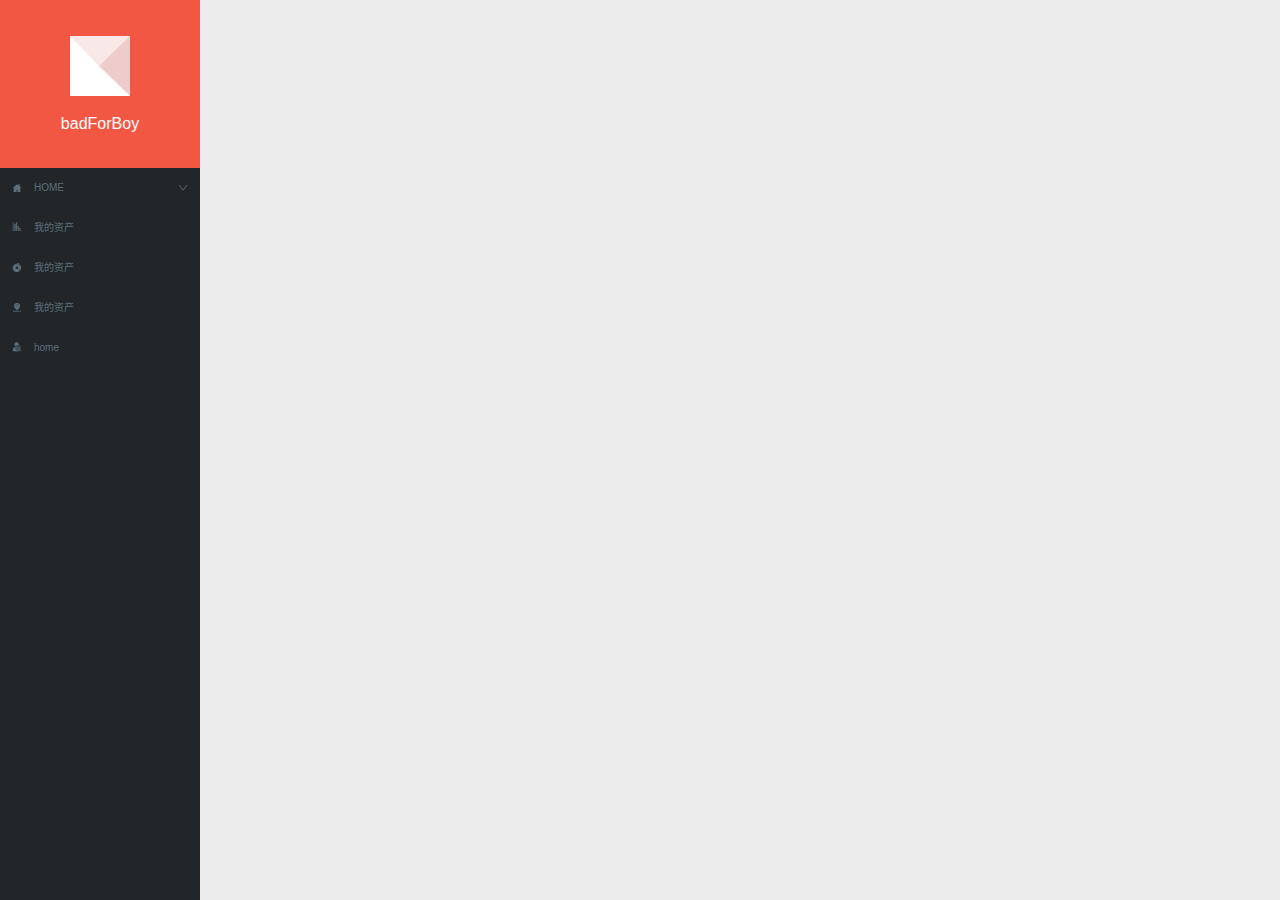
<file: index.html>
<!DOCTYPE html>
<html lang="ZH-cn">
<head>
	<meta charset="UTF-8">
	<title>Backstage</title>
	<link rel="stylesheet" href="css/normalize.css">
	<link rel="stylesheet" href="css/style.css">
	<link rel="stylesheet" href="fonts/iconfont.css">

</head>
<body>
<div class="container clearfix">
	<div class="sidebar">
		<div class="logo">
			<div class="logo-img">
				<img src="img/logo.jpg">
			</div>
			<p>badForBoy</p>
		</div>
		<ul class="spinner">
			<li>
				<a><i class="iconfont icon-home"></i>HOME<i class="iconfont icon-icon05-copy-copy pull-right"></i></a>
				<ul class="hidden">
					<li><a>项目一</a></li>
					<li><a>项目二</a></li>
					<li><a>项目三</a></li>
					<li><a>项目四</a></li>
				</ul>
			</li>
			<li>
				<a><i class="iconfont icon-data1"></i>我的资产</a>
				<ul class="hidden">
					<li>项目一</li>
					<li>项目二</li>
				</ul>
			</li>
			<li>
				<a><i class="iconfont icon-data2"></i>我的资产</a>
				<ul class="hidden">
					<li>项目一</li>
					<li>项目二</li>
					<li>项目三</li>
				</ul>
			</li>
			<li>
				<a><i class="iconfont icon-map-copy"></i>我的资产</a>
				<ul class="hidden">
					<li>项目一</li>
					<li>项目二</li>
					<li>项目三</li>
					<li>项目四</li>
				</ul>
			</li>
			<li>
				<a><i class="iconfont icon-data3"></i>home</a>
				<ul class="hidden">
					<li>项目一</li>
					<li>项目二</li>
					<li>项目三</li>
					<li>项目四</li>
				</ul>
			</li>
		</ul>
	</div>
	<div class="content"></div>
</div>

<script src="js/jquery-3.1.1.min.js"></script>
<script src="js/style.js"></script>
</body>
</html>
</file>
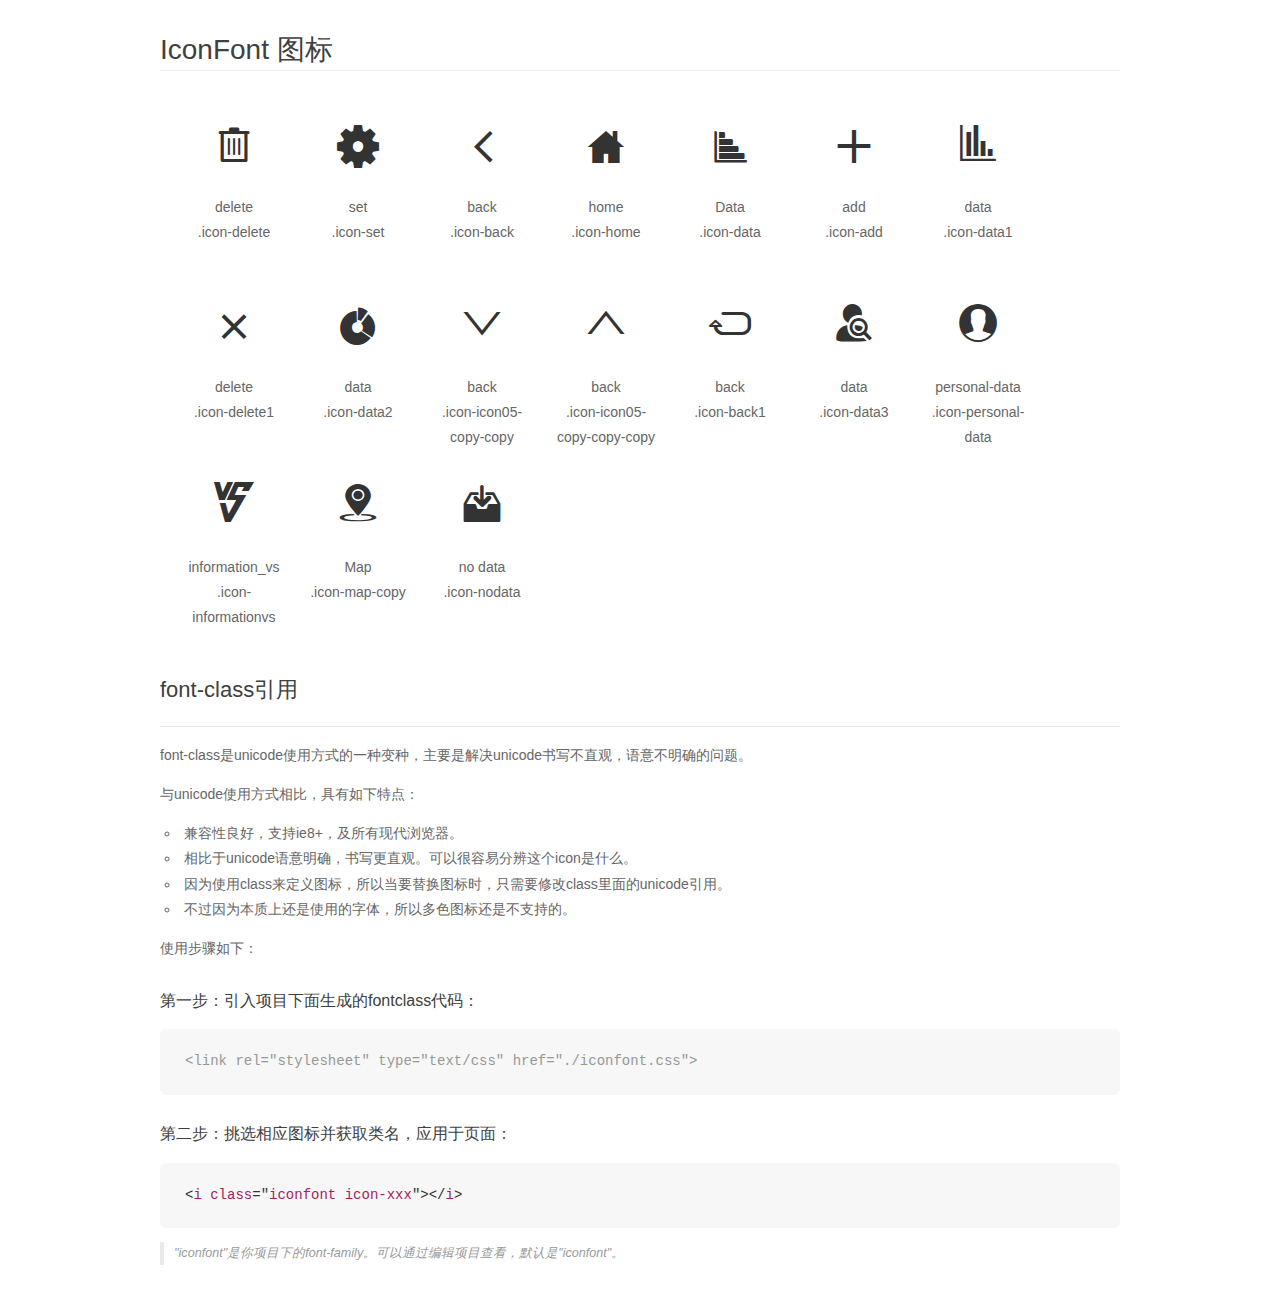
<file: fonts/demo_fontclass.html>
<!DOCTYPE html>
<html>
<head>
    <meta charset="utf-8"/>
    <title>IconFont</title>
    <link rel="stylesheet" href="demo.css">
    <link rel="stylesheet" href="iconfont.css">
</head>
<body>
    <div class="main markdown">
        <h1>IconFont 图标</h1>
        <ul class="icon_lists clear">
            
                <li>
                <i class="icon iconfont icon-delete"></i>
                    <div class="name">delete</div>
                    <div class="fontclass">.icon-delete</div>
                </li>
            
                <li>
                <i class="icon iconfont icon-set"></i>
                    <div class="name">set</div>
                    <div class="fontclass">.icon-set</div>
                </li>
            
                <li>
                <i class="icon iconfont icon-back"></i>
                    <div class="name">back</div>
                    <div class="fontclass">.icon-back</div>
                </li>
            
                <li>
                <i class="icon iconfont icon-home"></i>
                    <div class="name">home</div>
                    <div class="fontclass">.icon-home</div>
                </li>
            
                <li>
                <i class="icon iconfont icon-data"></i>
                    <div class="name">Data</div>
                    <div class="fontclass">.icon-data</div>
                </li>
            
                <li>
                <i class="icon iconfont icon-add"></i>
                    <div class="name">add</div>
                    <div class="fontclass">.icon-add</div>
                </li>
            
                <li>
                <i class="icon iconfont icon-data1"></i>
                    <div class="name">data</div>
                    <div class="fontclass">.icon-data1</div>
                </li>
            
                <li>
                <i class="icon iconfont icon-delete1"></i>
                    <div class="name">delete</div>
                    <div class="fontclass">.icon-delete1</div>
                </li>
            
                <li>
                <i class="icon iconfont icon-data2"></i>
                    <div class="name">data</div>
                    <div class="fontclass">.icon-data2</div>
                </li>
            
                <li>
                <i class="icon iconfont icon-icon05-copy-copy"></i>
                    <div class="name">back</div>
                    <div class="fontclass">.icon-icon05-copy-copy</div>
                </li>
            
                <li>
                <i class="icon iconfont icon-icon05-copy-copy-copy"></i>
                    <div class="name">back</div>
                    <div class="fontclass">.icon-icon05-copy-copy-copy</div>
                </li>
            
                <li>
                <i class="icon iconfont icon-back1"></i>
                    <div class="name">back</div>
                    <div class="fontclass">.icon-back1</div>
                </li>
            
                <li>
                <i class="icon iconfont icon-data3"></i>
                    <div class="name">data</div>
                    <div class="fontclass">.icon-data3</div>
                </li>
            
                <li>
                <i class="icon iconfont icon-personal-data"></i>
                    <div class="name">personal-data</div>
                    <div class="fontclass">.icon-personal-data</div>
                </li>
            
                <li>
                <i class="icon iconfont icon-informationvs"></i>
                    <div class="name">information_vs</div>
                    <div class="fontclass">.icon-informationvs</div>
                </li>
            
                <li>
                <i class="icon iconfont icon-map-copy"></i>
                    <div class="name">Map</div>
                    <div class="fontclass">.icon-map-copy</div>
                </li>
            
                <li>
                <i class="icon iconfont icon-nodata"></i>
                    <div class="name">no data</div>
                    <div class="fontclass">.icon-nodata</div>
                </li>
            
        </ul>

        <h2 id="font-class-">font-class引用</h2>
        <hr>

        <p>font-class是unicode使用方式的一种变种，主要是解决unicode书写不直观，语意不明确的问题。</p>
        <p>与unicode使用方式相比，具有如下特点：</p>
        <ul>
        <li>兼容性良好，支持ie8+，及所有现代浏览器。</li>
        <li>相比于unicode语意明确，书写更直观。可以很容易分辨这个icon是什么。</li>
        <li>因为使用class来定义图标，所以当要替换图标时，只需要修改class里面的unicode引用。</li>
        <li>不过因为本质上还是使用的字体，所以多色图标还是不支持的。</li>
        </ul>
        <p>使用步骤如下：</p>
        <h3 id="-fontclass-">第一步：引入项目下面生成的fontclass代码：</h3>


        <pre><code class="lang-js hljs javascript"><span class="hljs-comment">&lt;link rel="stylesheet" type="text/css" href="./iconfont.css"&gt;</span></code></pre>
        <h3 id="-">第二步：挑选相应图标并获取类名，应用于页面：</h3>
        <pre><code class="lang-css hljs">&lt;<span class="hljs-selector-tag">i</span> <span class="hljs-selector-tag">class</span>="<span class="hljs-selector-tag">iconfont</span> <span class="hljs-selector-tag">icon-xxx</span>"&gt;&lt;/<span class="hljs-selector-tag">i</span>&gt;</code></pre>
        <blockquote>
        <p>"iconfont"是你项目下的font-family。可以通过编辑项目查看，默认是"iconfont"。</p>
        </blockquote>
    </div>
</body>
</html>
</file>
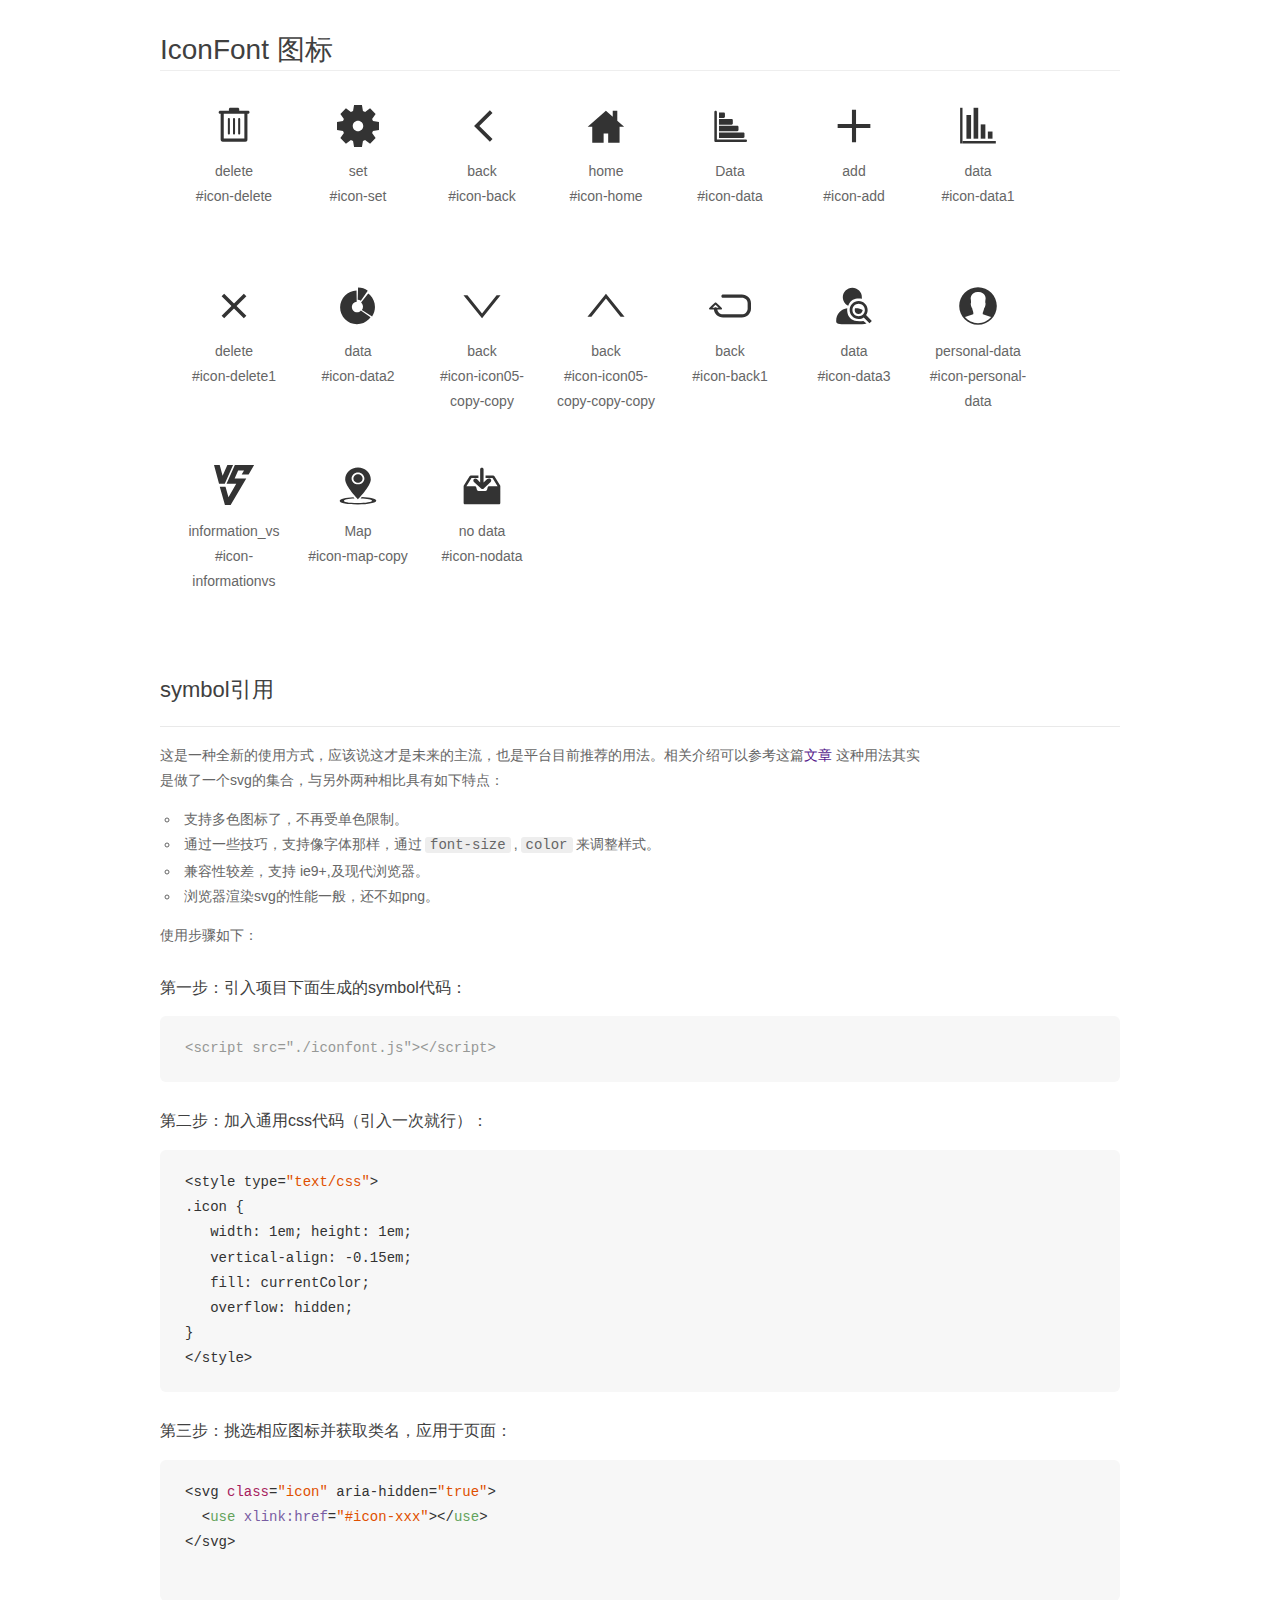
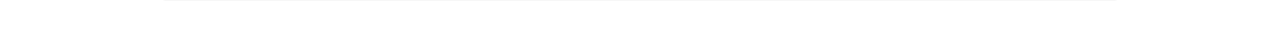
<file: fonts/demo_symbol.html>
<!DOCTYPE html>
<html>
<head>
    <meta charset="utf-8"/>
    <title>IconFont</title>
    <link rel="stylesheet" href="demo.css">
    <script src="iconfont.js"></script>

    <style type="text/css">
        .icon {
          /* 通过设置 font-size 来改变图标大小 */
          width: 1em; height: 1em;
          /* 图标和文字相邻时，垂直对齐 */
          vertical-align: -0.15em;
          /* 通过设置 color 来改变 SVG 的颜色/fill */
          fill: currentColor;
          /* path 和 stroke 溢出 viewBox 部分在 IE 下会显示
             normalize.css 中也包含这行 */
          overflow: hidden;
        }

    </style>
</head>
<body>
    <div class="main markdown">
        <h1>IconFont 图标</h1>
        <ul class="icon_lists clear">
            
                <li>
                    <svg class="icon" aria-hidden="true">
                        <use xlink:href="#icon-delete"></use>
                    </svg>
                    <div class="name">delete</div>
                    <div class="fontclass">#icon-delete</div>
                </li>
            
                <li>
                    <svg class="icon" aria-hidden="true">
                        <use xlink:href="#icon-set"></use>
                    </svg>
                    <div class="name">set</div>
                    <div class="fontclass">#icon-set</div>
                </li>
            
                <li>
                    <svg class="icon" aria-hidden="true">
                        <use xlink:href="#icon-back"></use>
                    </svg>
                    <div class="name">back</div>
                    <div class="fontclass">#icon-back</div>
                </li>
            
                <li>
                    <svg class="icon" aria-hidden="true">
                        <use xlink:href="#icon-home"></use>
                    </svg>
                    <div class="name">home</div>
                    <div class="fontclass">#icon-home</div>
                </li>
            
                <li>
                    <svg class="icon" aria-hidden="true">
                        <use xlink:href="#icon-data"></use>
                    </svg>
                    <div class="name">Data</div>
                    <div class="fontclass">#icon-data</div>
                </li>
            
                <li>
                    <svg class="icon" aria-hidden="true">
                        <use xlink:href="#icon-add"></use>
                    </svg>
                    <div class="name">add</div>
                    <div class="fontclass">#icon-add</div>
                </li>
            
                <li>
                    <svg class="icon" aria-hidden="true">
                        <use xlink:href="#icon-data1"></use>
                    </svg>
                    <div class="name">data</div>
                    <div class="fontclass">#icon-data1</div>
                </li>
            
                <li>
                    <svg class="icon" aria-hidden="true">
                        <use xlink:href="#icon-delete1"></use>
                    </svg>
                    <div class="name">delete</div>
                    <div class="fontclass">#icon-delete1</div>
                </li>
            
                <li>
                    <svg class="icon" aria-hidden="true">
                        <use xlink:href="#icon-data2"></use>
                    </svg>
                    <div class="name">data</div>
                    <div class="fontclass">#icon-data2</div>
                </li>
            
                <li>
                    <svg class="icon" aria-hidden="true">
                        <use xlink:href="#icon-icon05-copy-copy"></use>
                    </svg>
                    <div class="name">back</div>
                    <div class="fontclass">#icon-icon05-copy-copy</div>
                </li>
            
                <li>
                    <svg class="icon" aria-hidden="true">
                        <use xlink:href="#icon-icon05-copy-copy-copy"></use>
                    </svg>
                    <div class="name">back</div>
                    <div class="fontclass">#icon-icon05-copy-copy-copy</div>
                </li>
            
                <li>
                    <svg class="icon" aria-hidden="true">
                        <use xlink:href="#icon-back1"></use>
                    </svg>
                    <div class="name">back</div>
                    <div class="fontclass">#icon-back1</div>
                </li>
            
                <li>
                    <svg class="icon" aria-hidden="true">
                        <use xlink:href="#icon-data3"></use>
                    </svg>
                    <div class="name">data</div>
                    <div class="fontclass">#icon-data3</div>
                </li>
            
                <li>
                    <svg class="icon" aria-hidden="true">
                        <use xlink:href="#icon-personal-data"></use>
                    </svg>
                    <div class="name">personal-data</div>
                    <div class="fontclass">#icon-personal-data</div>
                </li>
            
                <li>
                    <svg class="icon" aria-hidden="true">
                        <use xlink:href="#icon-informationvs"></use>
                    </svg>
                    <div class="name">information_vs</div>
                    <div class="fontclass">#icon-informationvs</div>
                </li>
            
                <li>
                    <svg class="icon" aria-hidden="true">
                        <use xlink:href="#icon-map-copy"></use>
                    </svg>
                    <div class="name">Map</div>
                    <div class="fontclass">#icon-map-copy</div>
                </li>
            
                <li>
                    <svg class="icon" aria-hidden="true">
                        <use xlink:href="#icon-nodata"></use>
                    </svg>
                    <div class="name">no data</div>
                    <div class="fontclass">#icon-nodata</div>
                </li>
            
        </ul>


        <h2 id="symbol-">symbol引用</h2>
        <hr>

        <p>这是一种全新的使用方式，应该说这才是未来的主流，也是平台目前推荐的用法。相关介绍可以参考这篇<a href="">文章</a>
        这种用法其实是做了一个svg的集合，与另外两种相比具有如下特点：</p>
        <ul>
          <li>支持多色图标了，不再受单色限制。</li>
          <li>通过一些技巧，支持像字体那样，通过<code>font-size</code>,<code>color</code>来调整样式。</li>
          <li>兼容性较差，支持 ie9+,及现代浏览器。</li>
          <li>浏览器渲染svg的性能一般，还不如png。</li>
        </ul>
        <p>使用步骤如下：</p>
        <h3 id="-symbol-">第一步：引入项目下面生成的symbol代码：</h3>
        <pre><code class="lang-js hljs javascript"><span class="hljs-comment">&lt;script src="./iconfont.js"&gt;&lt;/script&gt;</span></code></pre>
        <h3 id="-css-">第二步：加入通用css代码（引入一次就行）：</h3>
        <pre><code class="lang-js hljs javascript">&lt;style type=<span class="hljs-string">"text/css"</span>&gt;
.icon {
   width: <span class="hljs-number">1</span>em; height: <span class="hljs-number">1</span>em;
   vertical-align: <span class="hljs-number">-0.15</span>em;
   fill: currentColor;
   overflow: hidden;
}
&lt;<span class="hljs-regexp">/style&gt;</span></code></pre>
        <h3 id="-">第三步：挑选相应图标并获取类名，应用于页面：</h3>
        <pre><code class="lang-js hljs javascript">&lt;svg <span class="hljs-class"><span class="hljs-keyword">class</span></span>=<span class="hljs-string">"icon"</span> aria-hidden=<span class="hljs-string">"true"</span>&gt;<span class="xml"><span class="hljs-tag">
  &lt;<span class="hljs-name">use</span> <span class="hljs-attr">xlink:href</span>=<span class="hljs-string">"#icon-xxx"</span>&gt;</span><span class="hljs-tag">&lt;/<span class="hljs-name">use</span>&gt;</span>
</span>&lt;<span class="hljs-regexp">/svg&gt;
        </span></code></pre>
    </div>
</body>
</html>
</file>
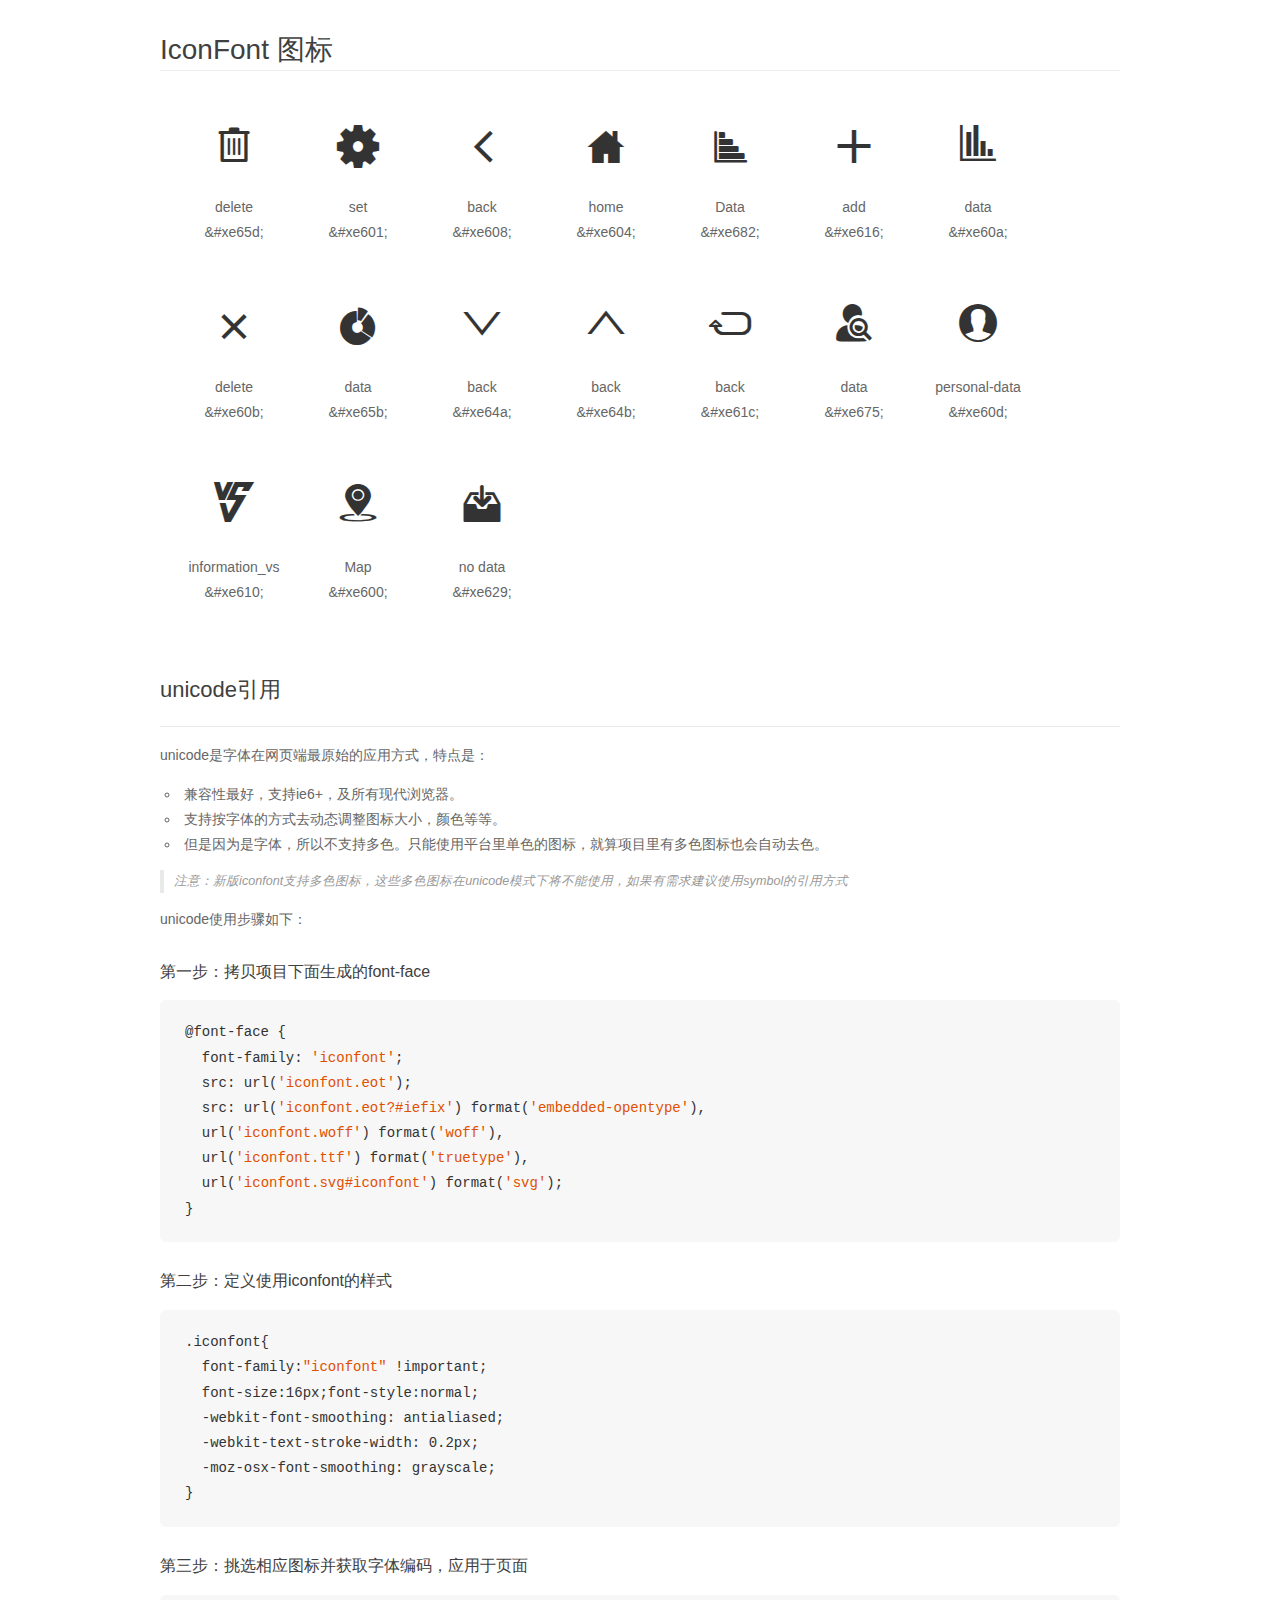
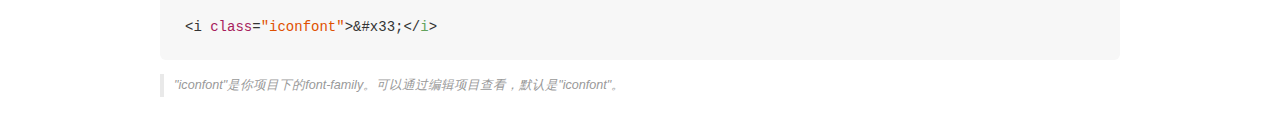
<file: fonts/demo_unicode.html>
<!DOCTYPE html>
<html>
<head>
    <meta charset="utf-8"/>
    <title>IconFont</title>
    <link rel="stylesheet" href="demo.css">

    <style type="text/css">

        @font-face {font-family: "iconfont";
          src: url('iconfont.eot'); /* IE9*/
          src: url('iconfont.eot#iefix') format('embedded-opentype'), /* IE6-IE8 */
          url('iconfont.woff') format('woff'), /* chrome, firefox */
          url('iconfont.ttf') format('truetype'), /* chrome, firefox, opera, Safari, Android, iOS 4.2+*/
          url('iconfont.svg#iconfont') format('svg'); /* iOS 4.1- */
        }

        .iconfont {
          font-family:"iconfont" !important;
          font-size:16px;
          font-style:normal;
          -webkit-font-smoothing: antialiased;
          -webkit-text-stroke-width: 0.2px;
          -moz-osx-font-smoothing: grayscale;
        }

    </style>
</head>
<body>
    <div class="main markdown">
        <h1>IconFont 图标</h1>
        <ul class="icon_lists clear">
            
                <li>
                <i class="icon iconfont">&#xe65d;</i>
                    <div class="name">delete</div>
                    <div class="code">&amp;#xe65d;</div>
                </li>
            
                <li>
                <i class="icon iconfont">&#xe601;</i>
                    <div class="name">set</div>
                    <div class="code">&amp;#xe601;</div>
                </li>
            
                <li>
                <i class="icon iconfont">&#xe608;</i>
                    <div class="name">back</div>
                    <div class="code">&amp;#xe608;</div>
                </li>
            
                <li>
                <i class="icon iconfont">&#xe604;</i>
                    <div class="name">home</div>
                    <div class="code">&amp;#xe604;</div>
                </li>
            
                <li>
                <i class="icon iconfont">&#xe682;</i>
                    <div class="name">Data</div>
                    <div class="code">&amp;#xe682;</div>
                </li>
            
                <li>
                <i class="icon iconfont">&#xe616;</i>
                    <div class="name">add</div>
                    <div class="code">&amp;#xe616;</div>
                </li>
            
                <li>
                <i class="icon iconfont">&#xe60a;</i>
                    <div class="name">data</div>
                    <div class="code">&amp;#xe60a;</div>
                </li>
            
                <li>
                <i class="icon iconfont">&#xe60b;</i>
                    <div class="name">delete</div>
                    <div class="code">&amp;#xe60b;</div>
                </li>
            
                <li>
                <i class="icon iconfont">&#xe65b;</i>
                    <div class="name">data</div>
                    <div class="code">&amp;#xe65b;</div>
                </li>
            
                <li>
                <i class="icon iconfont">&#xe64a;</i>
                    <div class="name">back</div>
                    <div class="code">&amp;#xe64a;</div>
                </li>
            
                <li>
                <i class="icon iconfont">&#xe64b;</i>
                    <div class="name">back</div>
                    <div class="code">&amp;#xe64b;</div>
                </li>
            
                <li>
                <i class="icon iconfont">&#xe61c;</i>
                    <div class="name">back</div>
                    <div class="code">&amp;#xe61c;</div>
                </li>
            
                <li>
                <i class="icon iconfont">&#xe675;</i>
                    <div class="name">data</div>
                    <div class="code">&amp;#xe675;</div>
                </li>
            
                <li>
                <i class="icon iconfont">&#xe60d;</i>
                    <div class="name">personal-data</div>
                    <div class="code">&amp;#xe60d;</div>
                </li>
            
                <li>
                <i class="icon iconfont">&#xe610;</i>
                    <div class="name">information_vs</div>
                    <div class="code">&amp;#xe610;</div>
                </li>
            
                <li>
                <i class="icon iconfont">&#xe600;</i>
                    <div class="name">Map</div>
                    <div class="code">&amp;#xe600;</div>
                </li>
            
                <li>
                <i class="icon iconfont">&#xe629;</i>
                    <div class="name">no data</div>
                    <div class="code">&amp;#xe629;</div>
                </li>
            
        </ul>
        <h2 id="unicode-">unicode引用</h2>
        <hr>

        <p>unicode是字体在网页端最原始的应用方式，特点是：</p>
        <ul>
        <li>兼容性最好，支持ie6+，及所有现代浏览器。</li>
        <li>支持按字体的方式去动态调整图标大小，颜色等等。</li>
        <li>但是因为是字体，所以不支持多色。只能使用平台里单色的图标，就算项目里有多色图标也会自动去色。</li>
        </ul>
        <blockquote>
        <p>注意：新版iconfont支持多色图标，这些多色图标在unicode模式下将不能使用，如果有需求建议使用symbol的引用方式</p>
        </blockquote>
        <p>unicode使用步骤如下：</p>
        <h3 id="-font-face">第一步：拷贝项目下面生成的font-face</h3>
        <pre><code class="lang-js hljs javascript">@font-face {
  font-family: <span class="hljs-string">'iconfont'</span>;
  src: url(<span class="hljs-string">'iconfont.eot'</span>);
  src: url(<span class="hljs-string">'iconfont.eot?#iefix'</span>) format(<span class="hljs-string">'embedded-opentype'</span>),
  url(<span class="hljs-string">'iconfont.woff'</span>) format(<span class="hljs-string">'woff'</span>),
  url(<span class="hljs-string">'iconfont.ttf'</span>) format(<span class="hljs-string">'truetype'</span>),
  url(<span class="hljs-string">'iconfont.svg#iconfont'</span>) format(<span class="hljs-string">'svg'</span>);
}
</code></pre>
        <h3 id="-iconfont-">第二步：定义使用iconfont的样式</h3>
        <pre><code class="lang-js hljs javascript">.iconfont{
  font-family:<span class="hljs-string">"iconfont"</span> !important;
  font-size:<span class="hljs-number">16</span>px;font-style:normal;
  -webkit-font-smoothing: antialiased;
  -webkit-text-stroke-width: <span class="hljs-number">0.2</span>px;
  -moz-osx-font-smoothing: grayscale;
}
</code></pre>
        <h3 id="-">第三步：挑选相应图标并获取字体编码，应用于页面</h3>
        <pre><code class="lang-js hljs javascript">&lt;i <span class="hljs-class"><span class="hljs-keyword">class</span></span>=<span class="hljs-string">"iconfont"</span>&gt;&amp;#x33;<span class="xml"><span class="hljs-tag">&lt;/<span class="hljs-name">i</span>&gt;</span></span></code></pre>

        <blockquote>
        <p>"iconfont"是你项目下的font-family。可以通过编辑项目查看，默认是"iconfont"。</p>
        </blockquote>
    </div>


</body>
</html>
</file>
<file: css/style.css>
html,body{
	font-family: "HanHei SC","PingHei","PingFang SC","STHeitiSC-Light","Helvetica Neue","Helvetica","Arial",sans-serif;
	font-size: 10px;
	line-height: 1.5;
	height: 100%;
}
/* 公共类 */
img{
	border: none;
}
a{
	font-style: normal;
	text-decoration: none;
}
a:hover{
	text-decoration: none;
}
li{
	list-style: none;
}
em{
	font-style: normal;
	font-weight: 700;
	color: #1c5ac4;
}
i{
	font-style: normal;
}
.pull-right{
	float: right;
	/* font-size: 1rem; */
}
.hidden{
	display: none;
}
.container{
	height: 100%;
}
/* iconfont */
.iconfont{
	padding: 0 12px;
	color: #5d6f7b;
}
/* 清楚浮动 */
.clearfix:before,
.clearfix:after{
	content: "";
	display: table;
}
.clearfix:after{
	clear: both;
}
.clearfix{
	zoom: 1;/*IE/7/6*/
}
/* sidebar */
.logo{
	padding: 36px 0 16px 0;
	background: #f25743;
}
.logo p{
	text-align: center;
	color: #fff;
	font-size: 1.6rem;
}
.logo .logo-img{
	width: 60px;
	height: 60px;
	margin: 0 auto;
}
.sidebar{
	height: 100%;
	width: 200px;
	float: left;
	background: #222629;
}
.sidebar > ul{
	box-sizing: border-box;
	width: 100%;
	margin: 0;
	padding: 0;
	color: #5d6f7b;
}
.sidebar > ul > li{
	line-height: 4rem;
}
.sidebar > ul > li > a{
	display: block;
	width: 100%;
	cursor: pointer;
}
.sidebar > ul > li:hover{
	background: #222629;
}
.sidebar > ul > li > ul{
	overflow: hidden;
	display: none; 
	background: #282c2f;
}
.sidebar > ul > li > a > i.add{
	-webkit-animation: add 0.2s linear forwards;
			animation: add 0.2s linear forwards;
}
@keyframes add{
	0% {
		transform: rotate(0deg);
	}
	100% {
		transform: rotate(-90deg);
	}
}
@-webkit-keyframes add{
	0% {
		transform: rotate(0deg);
	}
	100% {
		transform: rotate(-90deg);
	}
}
.sidebar > ul > li > a > i.add_1{
	-webkit-animation: add_1 0.2s linear forwards;
			animation: add_1 0.2s linear forwards;
}
@keyframes add_1{
	0% {
		transform: rotate(-90deg);
	}
	100% {
		transform: rotate(0deg);
	}
}
@-webkit-keyframes add_1{
	0% {
		transform: rotate(-90deg);
	}
	100% {
		transform: rotate(0deg);
	}
}
.spinner > li > ul{
	padding: 0;
	margin: 0;
}
.spinner > li > ul > li > a{
	display: block;
	width: 100%;
	padding-left: 40px;
	color: #5d6f7b;
	font-style: normal;
}
.spinner > li > ul > li a:hover{
	color: #83949c;
}
/* content */
.content{
	height: 100%;
	width: calc(100% - 200px);
	float: left;
	background: #ececec;
}
</file>
<file: fonts/iconfont.css>
@font-face {font-family: "iconfont";
  src: url('iconfont.eot?t=1483285430931'); /* IE9*/
  src: url('iconfont.eot?t=1483285430931#iefix') format('embedded-opentype'), /* IE6-IE8 */
  url('iconfont.woff?t=1483285430931') format('woff'), /* chrome, firefox */
  url('iconfont.ttf?t=1483285430931') format('truetype'), /* chrome, firefox, opera, Safari, Android, iOS 4.2+*/
  url('iconfont.svg?t=1483285430931#iconfont') format('svg'); /* iOS 4.1- */
}

.iconfont {
  font-family:"iconfont" !important;
  /* font-size:16px; */
  font-style:normal;
  -webkit-font-smoothing: antialiased;
  -moz-osx-font-smoothing: grayscale;
}

.icon-delete:before { content: "\e65d"; }

.icon-set:before { content: "\e601"; }

.icon-back:before { content: "\e608"; }

.icon-home:before { content: "\e604"; }

.icon-data:before { content: "\e682"; }

.icon-add:before { content: "\e616"; }

.icon-data1:before { content: "\e60a"; }

.icon-delete1:before { content: "\e60b"; }

.icon-data2:before { content: "\e65b"; }

.icon-icon05-copy-copy:before { content: "\e64a"; }

.icon-icon05-copy-copy-copy:before { content: "\e64b"; }

.icon-back1:before { content: "\e61c"; }

.icon-data3:before { content: "\e675"; }

.icon-personal-data:before { content: "\e60d"; }

.icon-informationvs:before { content: "\e610"; }

.icon-map-copy:before { content: "\e600"; }

.icon-nodata:before { content: "\e629"; }
</file>
<file: fonts/demo.css>
*{margin: 0;padding: 0;list-style: none;}
/*
KISSY CSS Reset
理念：1. reset 的目的不是清除浏览器的默认样式，这仅是部分工作。清除和重置是紧密不可分的。
2. reset 的目的不是让默认样式在所有浏览器下一致，而是减少默认样式有可能带来的问题。
3. reset 期望提供一套普适通用的基础样式。但没有银弹，推荐根据具体需求，裁剪和修改后再使用。
特色：1. 适应中文；2. 基于最新主流浏览器。
维护：玉伯<lifesinger@gmail.com>, 正淳<ragecarrier@gmail.com>
 */

/** 清除内外边距 **/
body, h1, h2, h3, h4, h5, h6, hr, p, blockquote, /* structural elements 结构元素 */
dl, dt, dd, ul, ol, li, /* list elements 列表元素 */
pre, /* text formatting elements 文本格式元素 */
form, fieldset, legend, button, input, textarea, /* form elements 表单元素 */
th, td /* table elements 表格元素 */ {
  margin: 0;
  padding: 0;
}

/** 设置默认字体 **/
body,
button, input, select, textarea /* for ie */ {
  font: 12px/1.5 tahoma, arial, \5b8b\4f53, sans-serif;
}
h1, h2, h3, h4, h5, h6 { font-size: 100%; }
address, cite, dfn, em, var { font-style: normal; } /* 将斜体扶正 */
code, kbd, pre, samp { font-family: courier new, courier, monospace; } /* 统一等宽字体 */
small { font-size: 12px; } /* 小于 12px 的中文很难阅读，让 small 正常化 */

/** 重置列表元素 **/
ul, ol { list-style: none; }

/** 重置文本格式元素 **/
a { text-decoration: none; }
a:hover { text-decoration: underline; }


/** 重置表单元素 **/
legend { color: #000; } /* for ie6 */
fieldset, img { border: 0; } /* img 搭车：让链接里的 img 无边框 */
button, input, select, textarea { font-size: 100%; } /* 使得表单元素在 ie 下能继承字体大小 */
/* 注：optgroup 无法扶正 */

/** 重置表格元素 **/
table { border-collapse: collapse; border-spacing: 0; }

/* 清除浮动 */
.ks-clear:after, .clear:after {
  content: '\20';
  display: block;
  height: 0;
  clear: both;
}
.ks-clear, .clear {
  *zoom: 1;
}

.main {
  padding: 30px 100px;
width: 960px;
margin: 0 auto;
}
.main h1{font-size:36px; color:#333; text-align:left;margin-bottom:30px; border-bottom: 1px solid #eee;}

.helps{margin-top:40px;}
.helps pre{
  padding:20px;
  margin:10px 0;
  border:solid 1px #e7e1cd;
  background-color: #fffdef;
  overflow: auto;
}

.icon_lists{
  width: 100% !important;

}

.icon_lists li{
  float:left;
  width: 100px;
  height:180px;
  text-align: center;
  list-style: none !important;
}
.icon_lists .icon{
  font-size: 42px;
  line-height: 100px;
  margin: 10px 0;
  color:#333;
  -webkit-transition: font-size 0.25s ease-out 0s;
  -moz-transition: font-size 0.25s ease-out 0s;
  transition: font-size 0.25s ease-out 0s;

}
.icon_lists .icon:hover{
  font-size: 100px;
}



.markdown {
  color: #666;
  font-size: 14px;
  line-height: 1.8;
}

.highlight {
  line-height: 1.5;
}

.markdown img {
  vertical-align: middle;
  max-width: 100%;
}

.markdown h1 {
  color: #404040;
  font-weight: 500;
  line-height: 40px;
  margin-bottom: 24px;
}

.markdown h2,
.markdown h3,
.markdown h4,
.markdown h5,
.markdown h6 {
  color: #404040;
  margin: 1.6em 0 0.6em 0;
  font-weight: 500;
  clear: both;
}

.markdown h1 {
  font-size: 28px;
}

.markdown h2 {
  font-size: 22px;
}

.markdown h3 {
  font-size: 16px;
}

.markdown h4 {
  font-size: 14px;
}

.markdown h5 {
  font-size: 12px;
}

.markdown h6 {
  font-size: 12px;
}

.markdown hr {
  height: 1px;
  border: 0;
  background: #e9e9e9;
  margin: 16px 0;
  clear: both;
}

.markdown p,
.markdown pre {
  margin: 1em 0;
}

.markdown > p,
.markdown > blockquote,
.markdown > .highlight,
.markdown > ol,
.markdown > ul {
  width: 80%;
}

.markdown ul > li {
  list-style: circle;
}

.markdown > ul li,
.markdown blockquote ul > li {
  margin-left: 20px;
  padding-left: 4px;
}

.markdown > ul li p,
.markdown > ol li p {
  margin: 0.6em 0;
}

.markdown ol > li {
  list-style: decimal;
}

.markdown > ol li,
.markdown blockquote ol > li {
  margin-left: 20px;
  padding-left: 4px;
}

.markdown code {
  margin: 0 3px;
  padding: 0 5px;
  background: #eee;
  border-radius: 3px;
}

.markdown pre {
  border-radius: 6px;
  background: #f7f7f7;
  padding: 20px;
}

.markdown pre code {
  border: none;
  background: #f7f7f7;
  margin: 0;
}

.markdown strong,
.markdown b {
  font-weight: 600;
}

.markdown > table {
  border-collapse: collapse;
  border-spacing: 0px;
  empty-cells: show;
  border: 1px solid #e9e9e9;
  width: 95%;
  margin-bottom: 24px;
}

.markdown > table th {
  white-space: nowrap;
  color: #333;
  font-weight: 600;

}

.markdown > table th,
.markdown > table td {
  border: 1px solid #e9e9e9;
  padding: 8px 16px;
  text-align: left;
}

.markdown > table th {
  background: #F7F7F7;
}

.markdown blockquote {
  font-size: 90%;
  color: #999;
  border-left: 4px solid #e9e9e9;
  padding-left: 0.8em;
  margin: 1em 0;
  font-style: italic;
}

.markdown blockquote p {
  margin: 0;
}

.markdown .anchor {
  opacity: 0;
  transition: opacity 0.3s ease;
  margin-left: 8px;
}

.markdown .waiting {
  color: #ccc;
}

.markdown h1:hover .anchor,
.markdown h2:hover .anchor,
.markdown h3:hover .anchor,
.markdown h4:hover .anchor,
.markdown h5:hover .anchor,
.markdown h6:hover .anchor {
  opacity: 1;
  display: inline-block;
}

.markdown > br,
.markdown > p > br {
  clear: both;
}


.hljs {
  display: block;
  background: white;
  padding: 0.5em;
  color: #333333;
  overflow-x: auto;
}

.hljs-comment,
.hljs-meta {
  color: #969896;
}

.hljs-string,
.hljs-variable,
.hljs-template-variable,
.hljs-strong,
.hljs-emphasis,
.hljs-quote {
  color: #df5000;
}

.hljs-keyword,
.hljs-selector-tag,
.hljs-type {
  color: #a71d5d;
}

.hljs-literal,
.hljs-symbol,
.hljs-bullet,
.hljs-attribute {
  color: #0086b3;
}

.hljs-section,
.hljs-name {
  color: #63a35c;
}

.hljs-tag {
  color: #333333;
}

.hljs-title,
.hljs-attr,
.hljs-selector-id,
.hljs-selector-class,
.hljs-selector-attr,
.hljs-selector-pseudo {
  color: #795da3;
}

.hljs-addition {
  color: #55a532;
  background-color: #eaffea;
}

.hljs-deletion {
  color: #bd2c00;
  background-color: #ffecec;
}

.hljs-link {
  text-decoration: underline;
}

pre{
  background: #fff;
}
</file>
